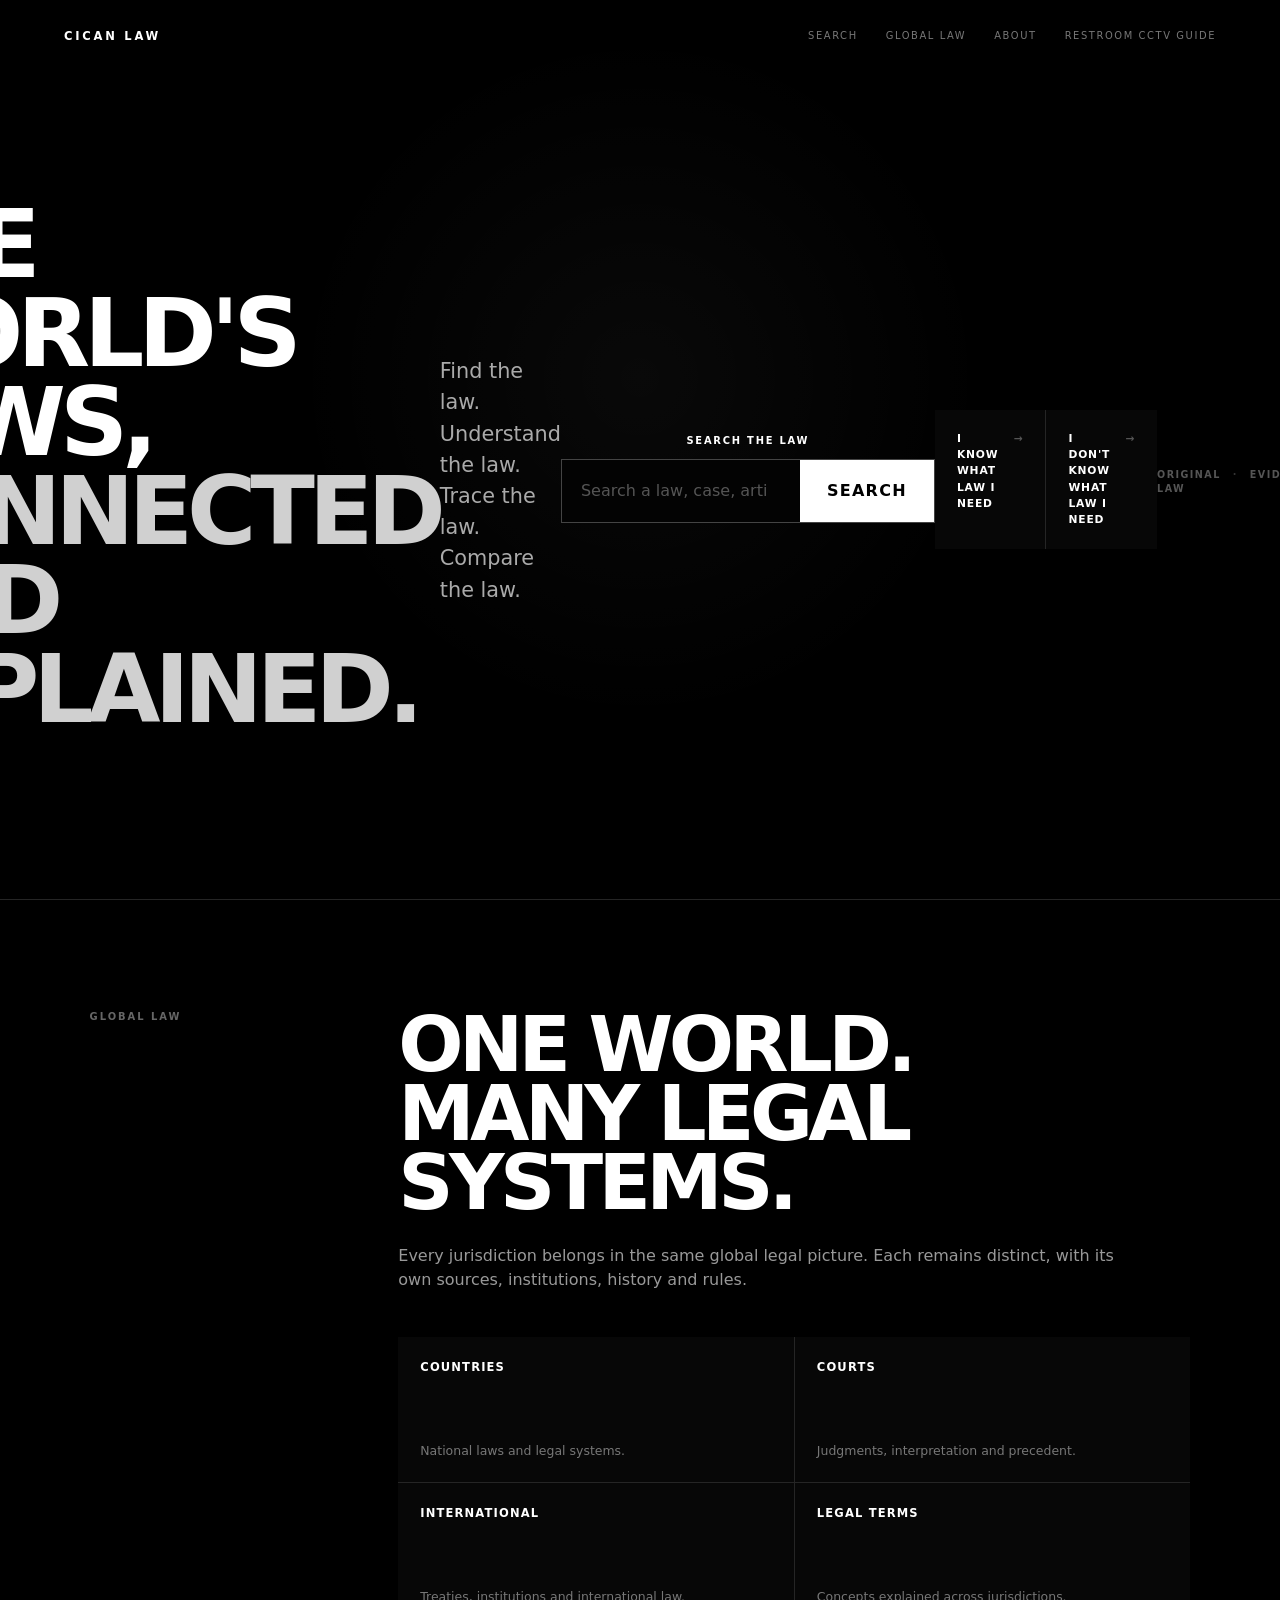
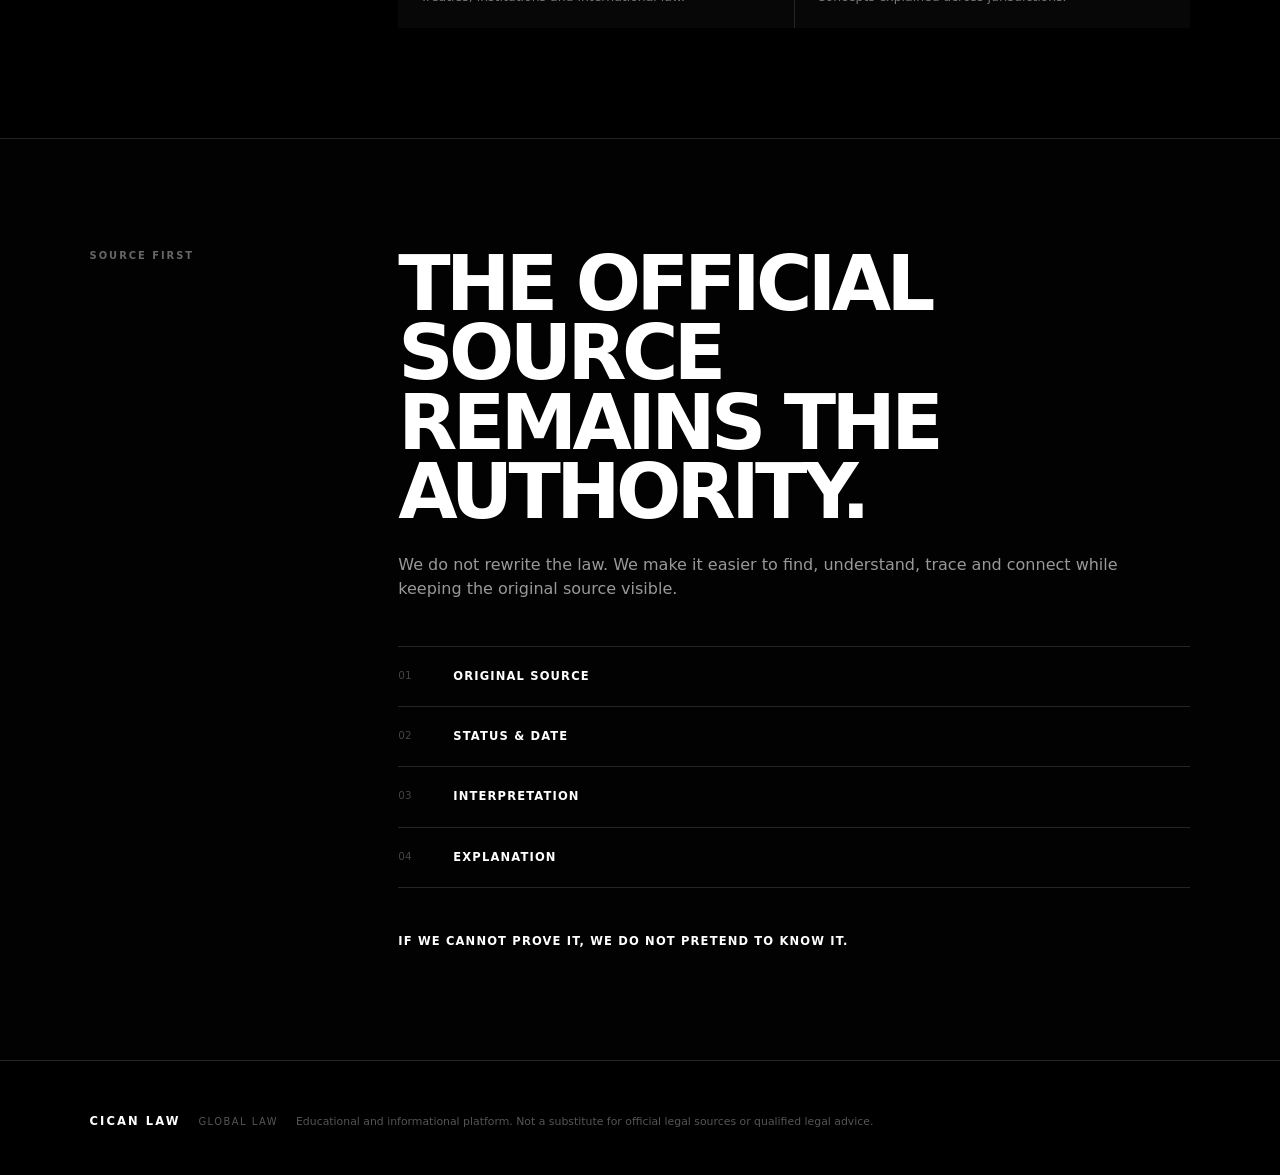
<file: index.html>
<!doctype html>
<html lang="en">
<head>
<meta charset="utf-8">
<meta name="viewport" content="width=device-width,initial-scale=1">
<title>CICAN LAW — GLOBAL LAW</title>
<meta name="description" content="CICAN LAW — GLOBAL LAW. The world's laws, connected and explained.">
<meta name="robots" content="index,follow">
<meta name="theme-color" content="#000000">
<link rel="canonical" href="https://cicangeorgealin.github.io/cican-law/">
<link rel="stylesheet" href="./website/styles.css">
</head>
<body>
<header class="topbar">
  <a class="wordmark" href="./" aria-label="CICAN LAW">CICAN LAW</a>
  <nav aria-label="Main navigation"><a href="#search">SEARCH</a><a href="#global-law">GLOBAL LAW</a><a href="#principles">ABOUT</a><a href="./restroom-cctv/">RESTROOM CCTV GUIDE</a></nav>
</header>

<main>
<section class="hero">
  <div class="hero-inner">
    <div class="identity" aria-label="CICAN LAW — GLOBAL LAW">
      <div class="cican">CICAN LAW</div>
      <div class="rule"></div>
      <div class="global">GLOBAL LAW</div>
    </div>
      <div class="rule"></div>
      <div class="global">GLOBAL LAW</div>
    </div>

    <h1>THE WORLD'S LAWS,<br><em>CONNECTED AND EXPLAINED.</em></h1>
    <p class="lead">Find the law. Understand the law. Trace the law. Compare the law.</p>

    <form id="search" class="search" role="search">
      <label for="q">SEARCH THE LAW</label>
      <div class="search-box">
        <input id="q" name="q" type="search" autocomplete="off" placeholder="Search a law, case, article or legal term">
        <button type="submit">SEARCH</button>
      </div>
      <p id="search-message" aria-live="polite"></p>
    </form>

    <div class="start">
      <a href="#search">I KNOW WHAT LAW I NEED <span>→</span></a>
      <a href="#global-law">I DON'T KNOW WHAT LAW I NEED <span>→</span></a>
    </div>

    <div class="principles-mini">
      <span>ORIGINAL LAW</span><i>·</i><span>EVIDENCE</span><i>·</i><span>EXPLANATION</span>
    </div>
  </div>
</section>

<section id="global-law" class="section">
  <div class="section-label">GLOBAL LAW</div>
  <div class="section-content">
    <h2>ONE WORLD.<br>MANY LEGAL SYSTEMS.</h2>
    <p>Every jurisdiction belongs in the same global legal picture. Each remains distinct, with its own sources, institutions, history and rules.</p>
    <div class="grid">
      <div><b>COUNTRIES</b><span>National laws and legal systems.</span></div>
      <div><b>COURTS</b><span>Judgments, interpretation and precedent.</span></div>
      <div><b>INTERNATIONAL</b><span>Treaties, institutions and international law.</span></div>
      <div><b>LEGAL TERMS</b><span>Concepts explained across jurisdictions.</span></div>
    </div>
  </div>
</section>

<section id="principles" class="section source">
  <div class="section-label">SOURCE FIRST</div>
  <div class="section-content">
    <h2>THE OFFICIAL SOURCE<br>REMAINS THE AUTHORITY.</h2>
    <p>We do not rewrite the law. We make it easier to find, understand, trace and connect while keeping the original source visible.</p>
    <div class="line-list">
      <div><span>01</span><b>ORIGINAL SOURCE</b></div>
      <div><span>02</span><b>STATUS &amp; DATE</b></div>
      <div><span>03</span><b>INTERPRETATION</b></div>
      <div><span>04</span><b>EXPLANATION</b></div>
    </div>
    <p class="truth">IF WE CANNOT PROVE IT, WE DO NOT PRETEND TO KNOW IT.</p>
  </div>
</section>
</main>

<footer><strong>CICAN LAW</strong><span>GLOBAL LAW</span><p>Educational and informational platform. Not a substitute for official legal sources or qualified legal advice.</p></footer>
<script src="./website/app.js"></script>
</body>
</html>
</file>
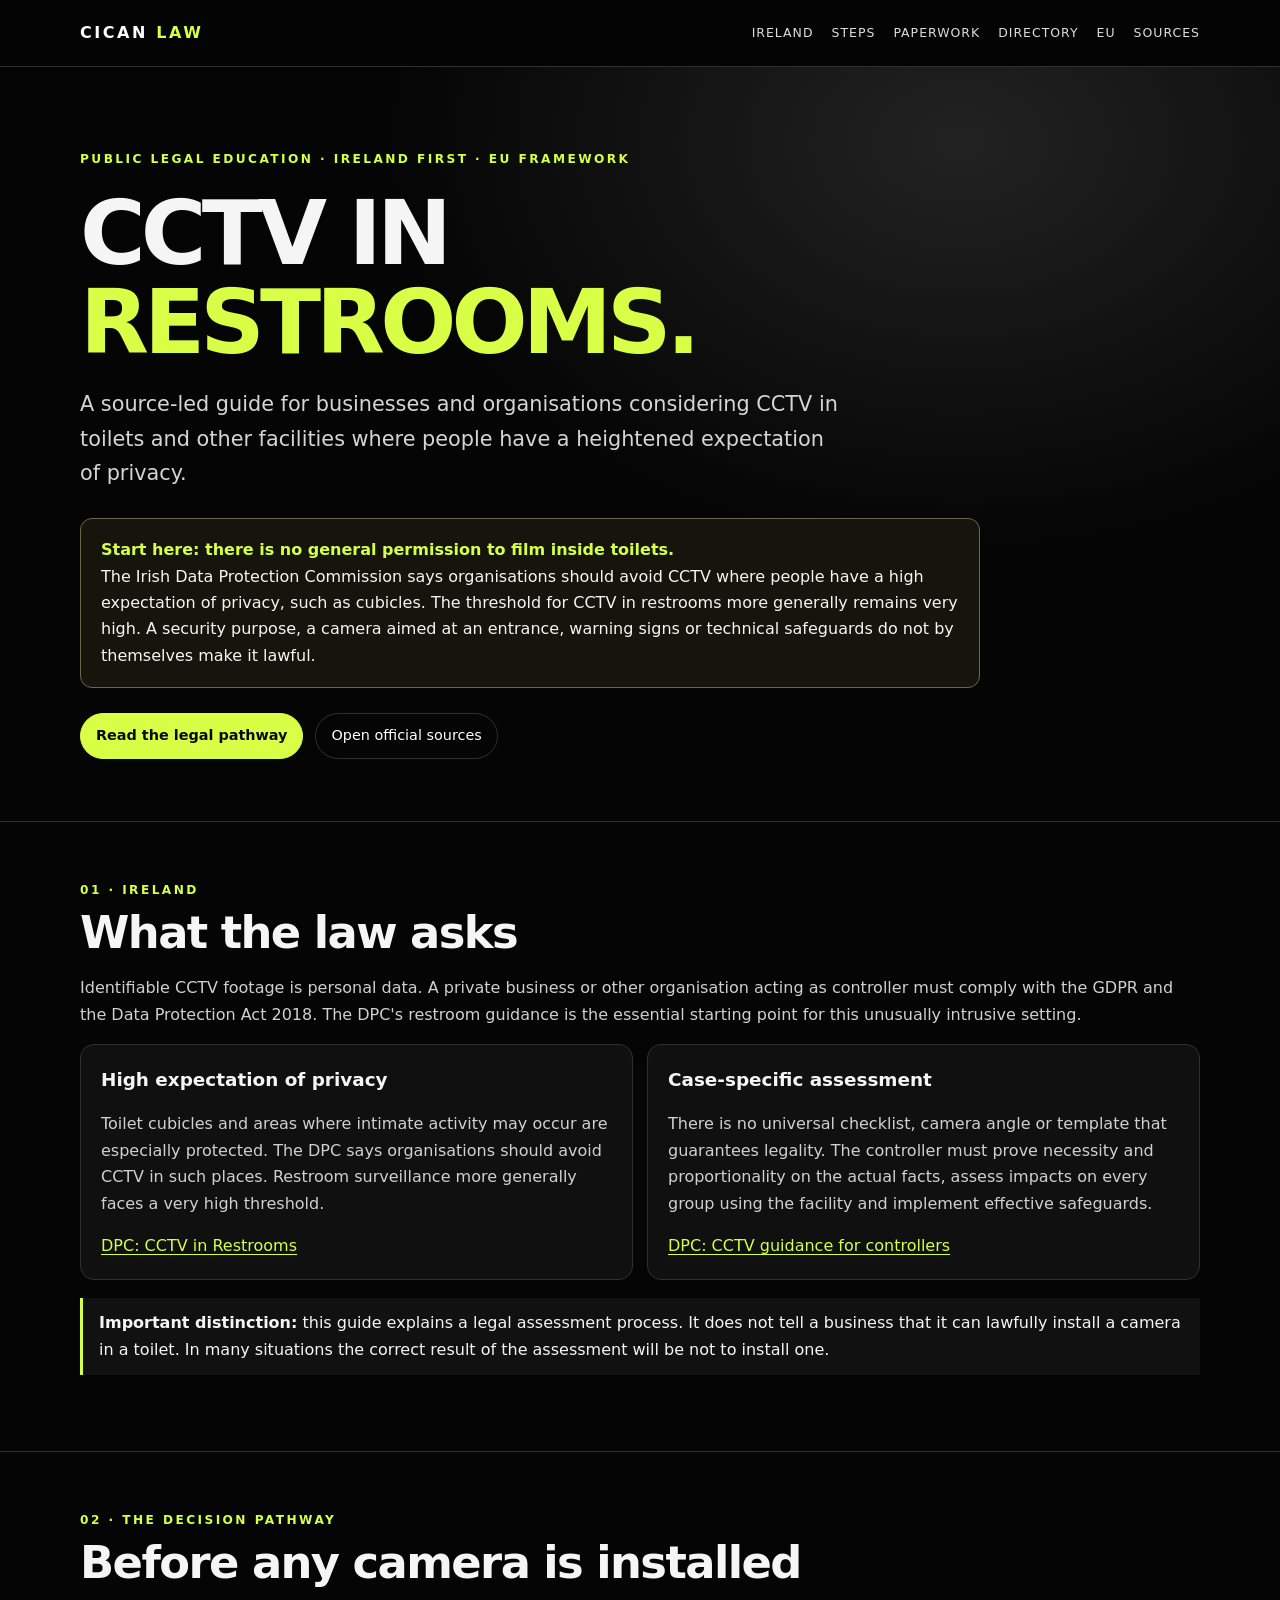
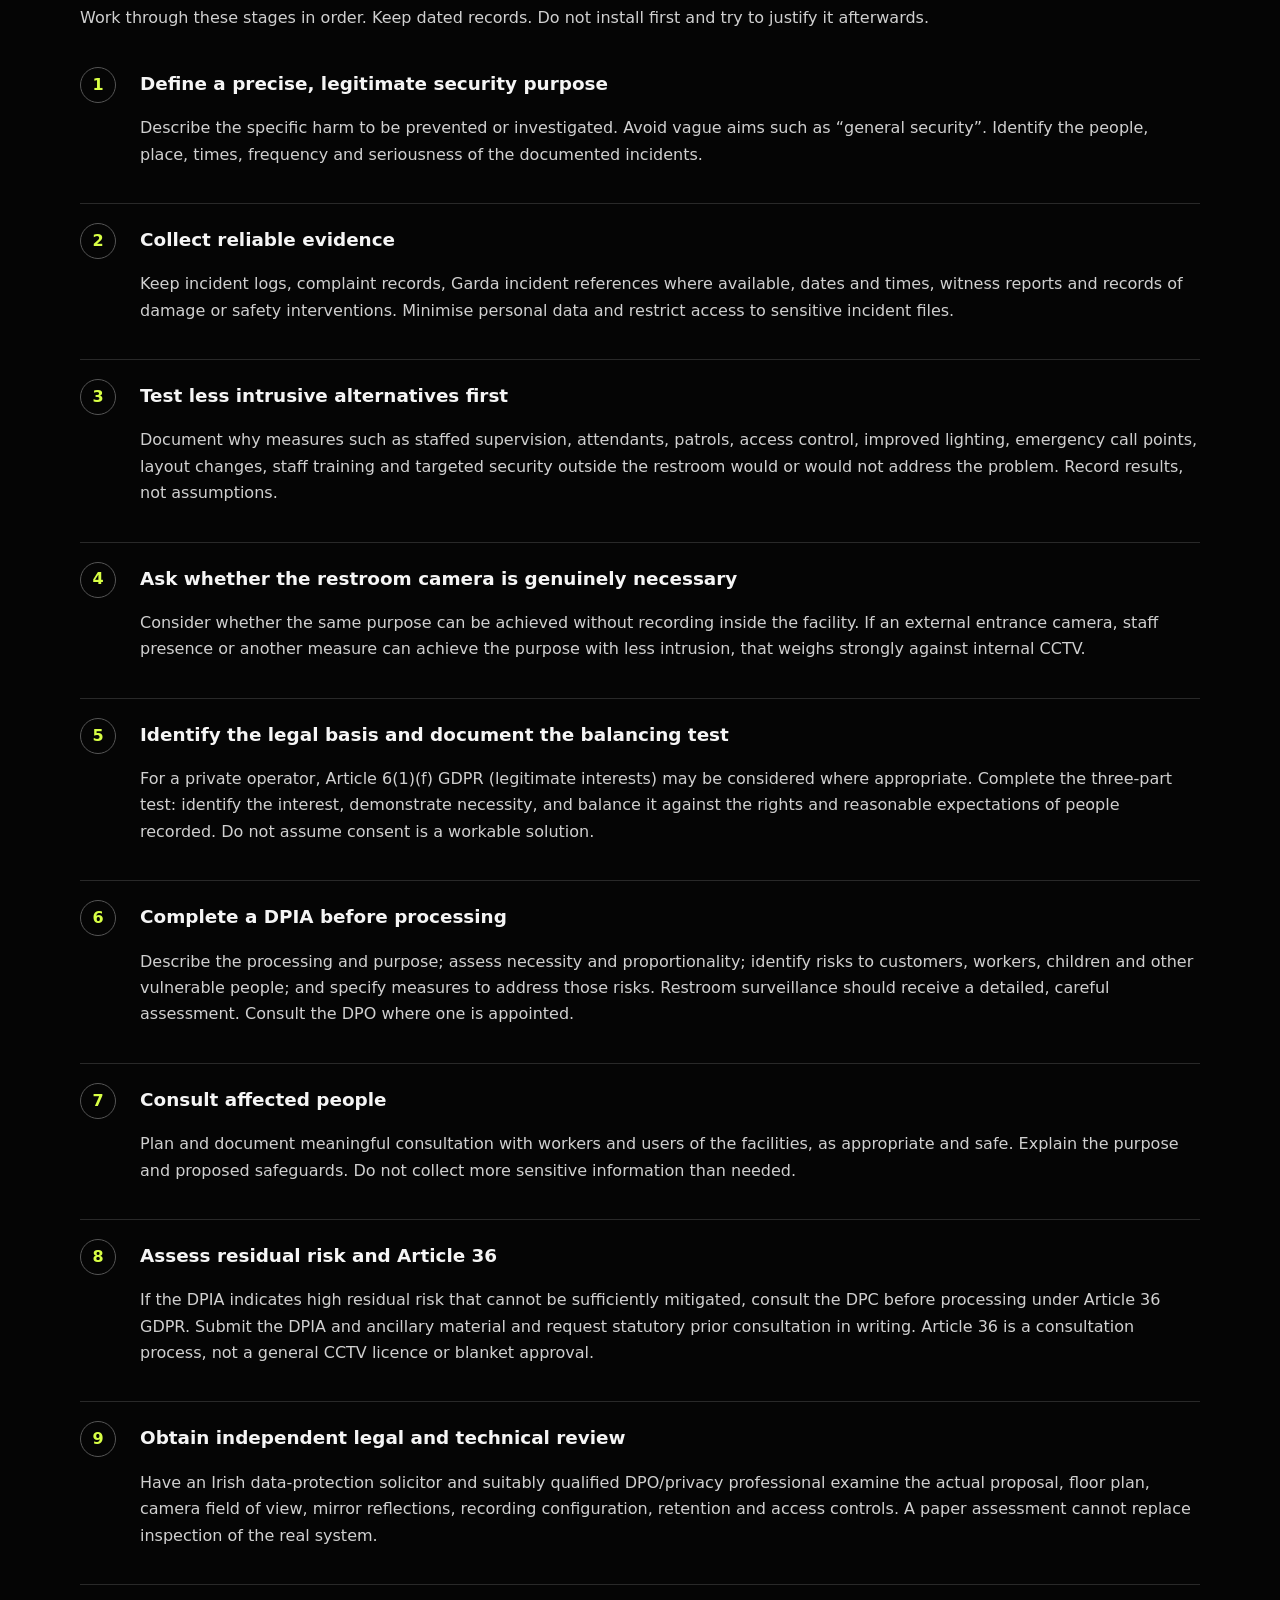
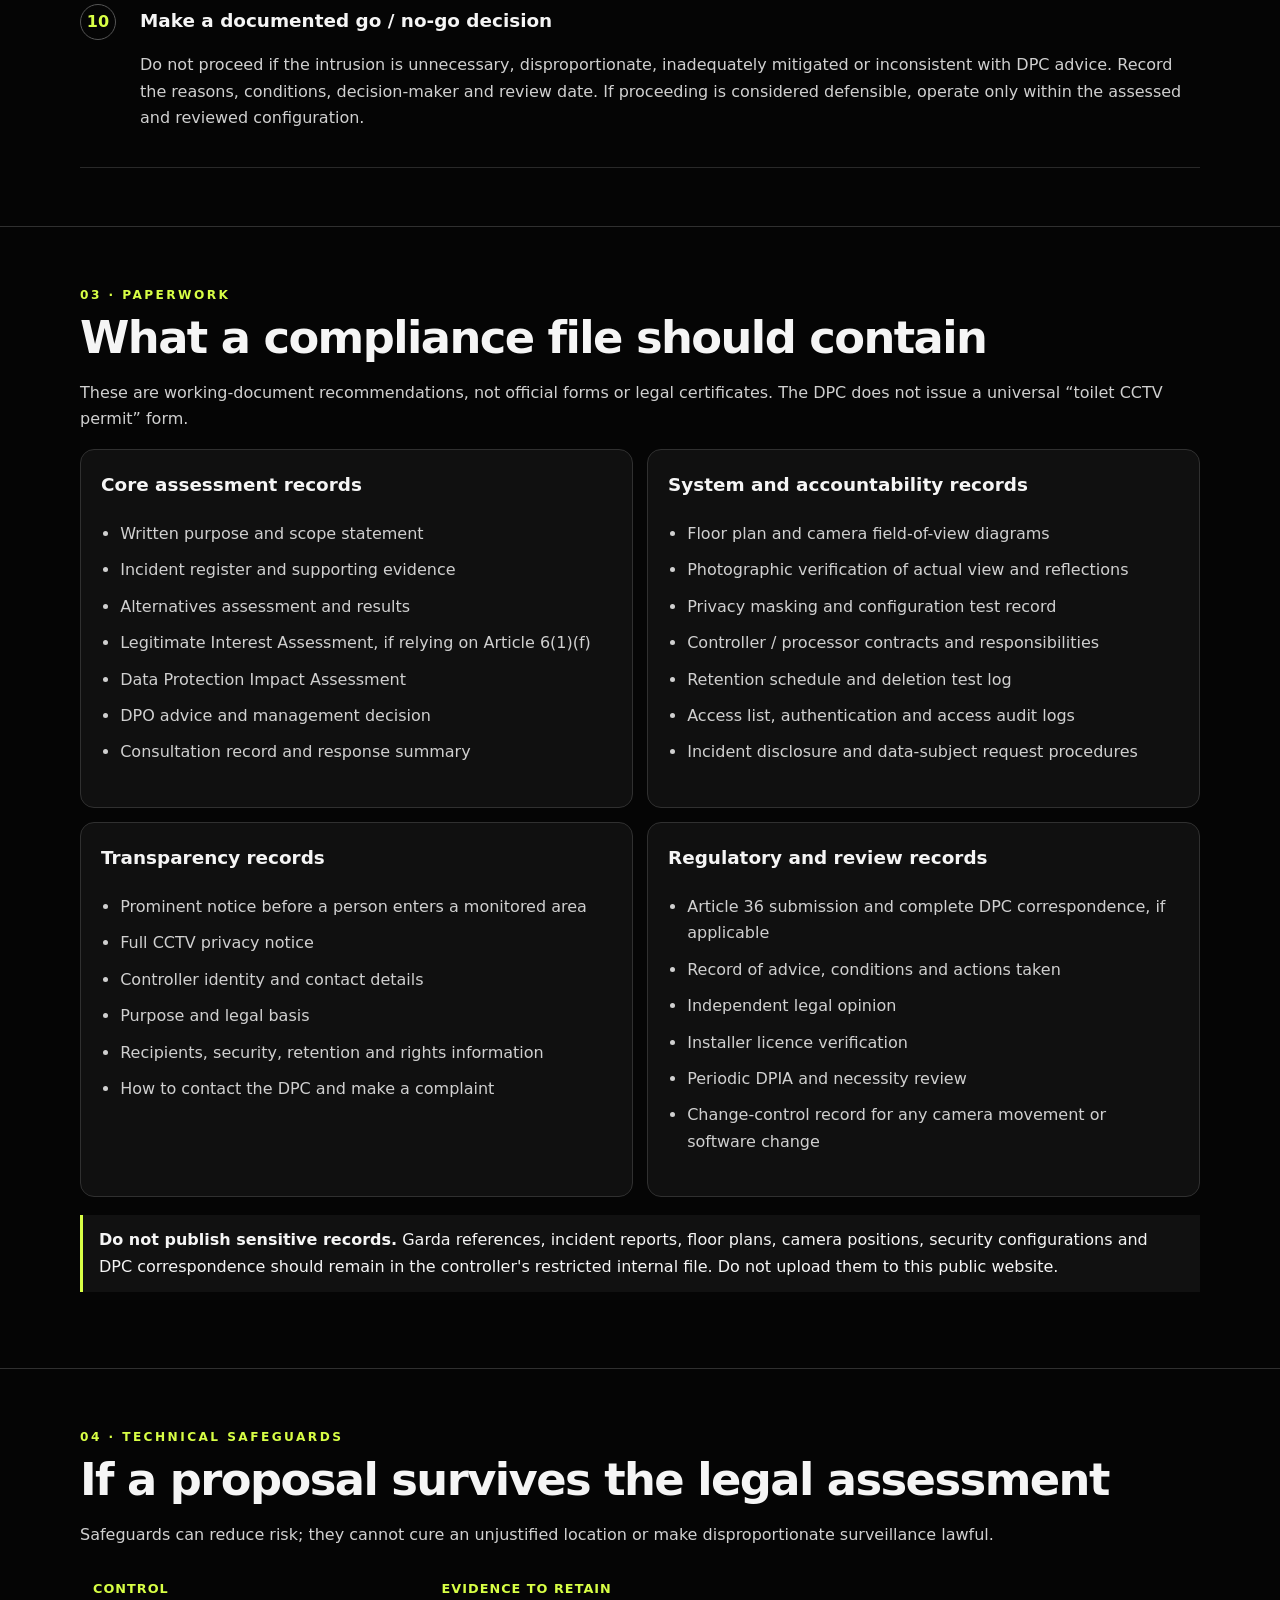
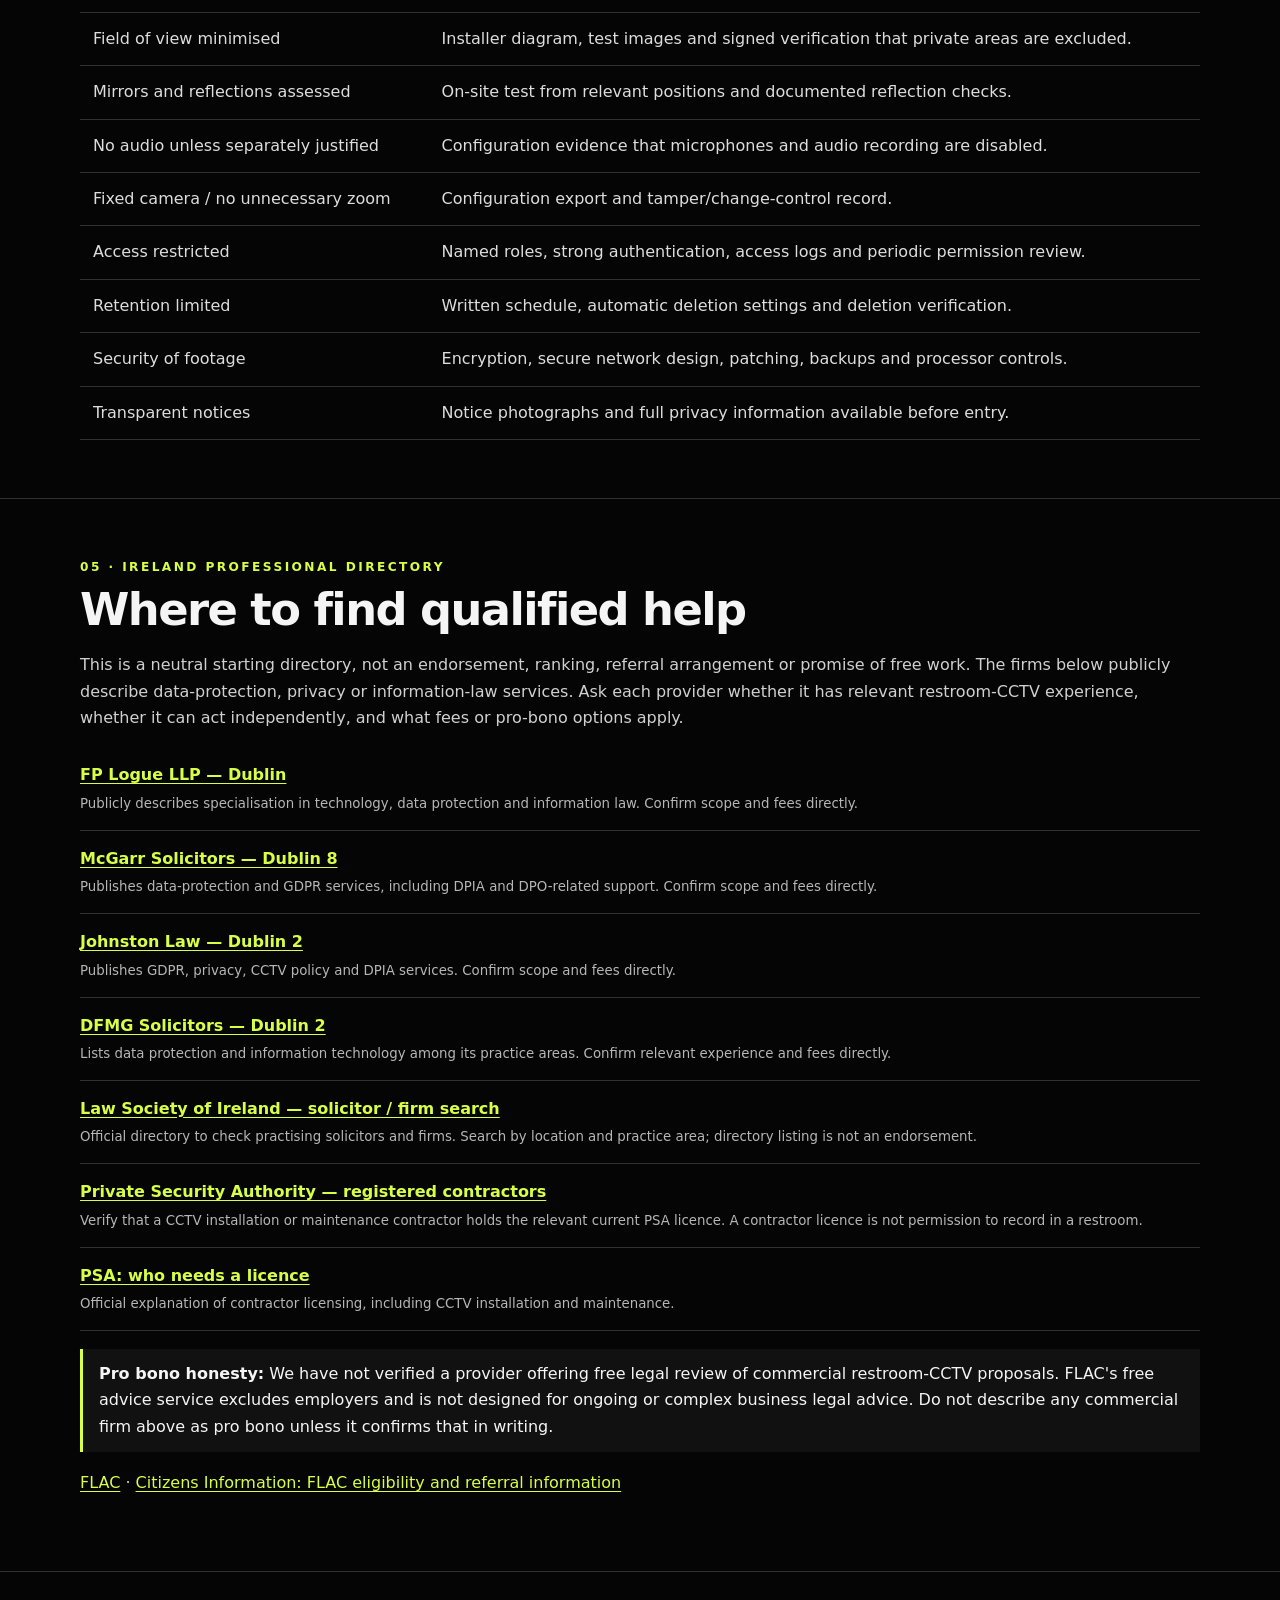
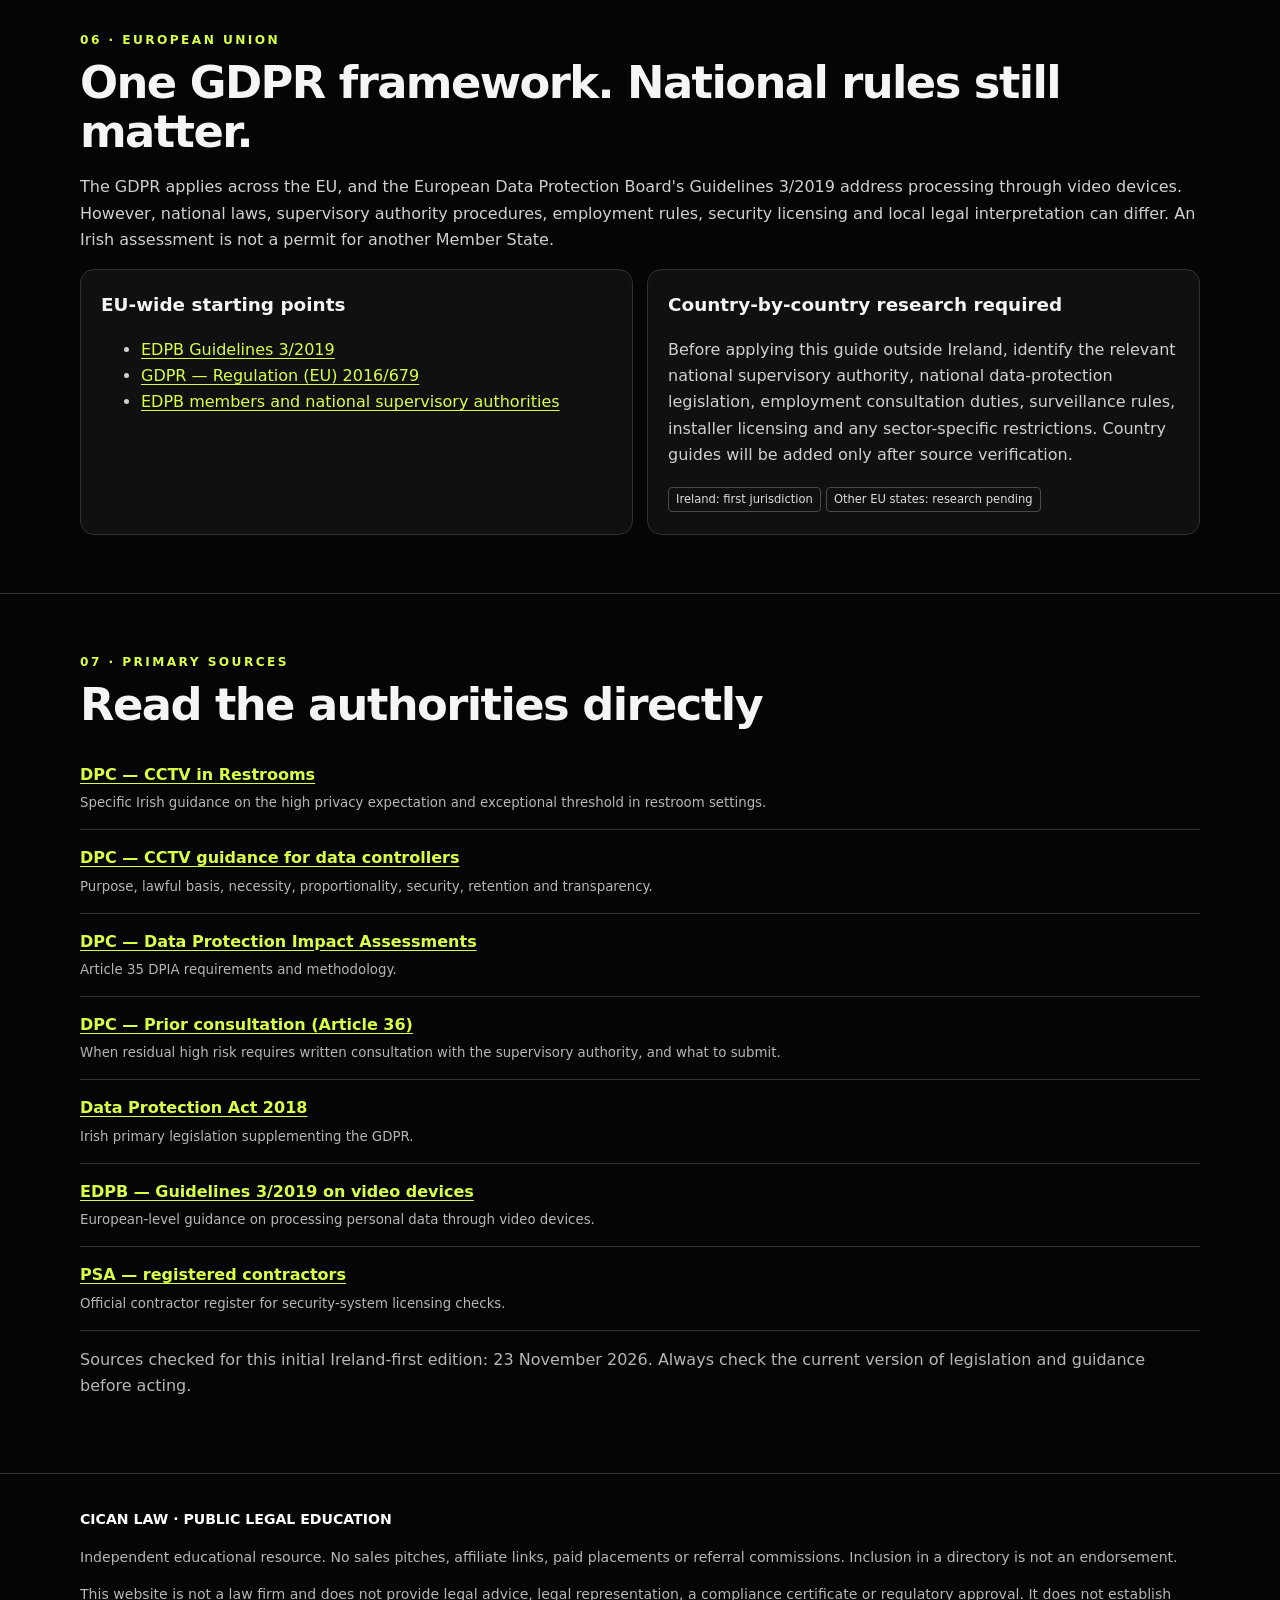
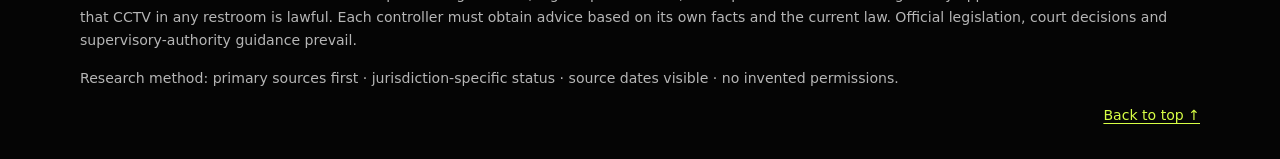
<file: restroom-cctv/index.html>
<!doctype html>
<html lang="en">
<head>
<meta charset="utf-8">
<meta name="viewport" content="width=device-width,initial-scale=1">
<meta name="description" content="Independent, source-led public guide to the exceptional legal and data-protection questions raised by CCTV in restroom facilities in Ireland, with an EU framework.">
<meta name="theme-color" content="#050505">
<title>CCTV in Restrooms — Ireland First | CICAN LAW</title>
<style>
:root{color-scheme:dark;--bg:#050505;--panel:#101010;--panel2:#151515;--line:#303030;--text:#f5f5f5;--muted:#b6b6b6;--accent:#d8ff45;--max:1120px}
*{box-sizing:border-box}html{scroll-behavior:smooth}body{margin:0;background:var(--bg);color:var(--text);font:16px/1.65 system-ui,-apple-system,Segoe UI,Roboto,Arial,sans-serif}a{color:var(--accent);text-underline-offset:3px}a:hover{color:#fff}button{font:inherit}.wrap{width:min(var(--max),calc(100% - 40px));margin:auto}.top{border-bottom:1px solid var(--line);position:sticky;top:0;background:#050505ed;backdrop-filter:blur(12px);z-index:5}.bar{min-height:66px;display:flex;align-items:center;justify-content:space-between;gap:18px}.brand{color:#fff;text-decoration:none;font-weight:850;letter-spacing:.16em}.brand span{color:var(--accent)}nav{display:flex;gap:18px;flex-wrap:wrap}nav a{font-size:.78rem;color:#ddd;text-decoration:none;letter-spacing:.08em}.hero{padding:82px 0 62px;border-bottom:1px solid var(--line);background:radial-gradient(ellipse at 75% 10%,#222 0,transparent 42%)}.eyebrow{color:var(--accent);font-size:.76rem;font-weight:800;letter-spacing:.2em;text-transform:uppercase}.hero h1{font-size:clamp(2.5rem,7vw,5.7rem);line-height:.99;letter-spacing:-.055em;max-width:900px;margin:20px 0}.hero h1 em{font-style:normal;color:var(--accent)}.lead{font-size:clamp(1.05rem,2vw,1.3rem);color:#d5d5d5;max-width:760px}.notice{border:1px solid #68684b;background:#15150e;padding:18px 20px;border-radius:12px;margin-top:28px;max-width:900px}.notice strong{color:var(--accent)}.actions{display:flex;gap:12px;flex-wrap:wrap;margin-top:25px}.pill{display:inline-block;padding:10px 15px;border:1px solid var(--line);border-radius:999px;text-decoration:none;color:#fff;font-size:.9rem}.pill.primary{background:var(--accent);color:#090909;border-color:var(--accent);font-weight:800}.section{padding:58px 0;border-bottom:1px solid var(--line)}.section h2{font-size:clamp(1.8rem,4vw,2.8rem);letter-spacing:-.035em;line-height:1.1;margin:8px 0 18px}.section h3{font-size:1.15rem;margin:0 0 8px}.section p,.section li{color:#d0d0d0}.muted{color:var(--muted)!important}.grid{display:grid;grid-template-columns:repeat(2,minmax(0,1fr));gap:14px}.card{background:var(--panel);border:1px solid var(--line);border-radius:14px;padding:20px}.card p:last-child{margin-bottom:0}.step{display:grid;grid-template-columns:46px 1fr;gap:14px;padding:19px 0;border-bottom:1px solid #292929}.num{width:36px;height:36px;border:1px solid #555;border-radius:50%;display:grid;place-items:center;color:var(--accent);font-weight:800}.step h3{margin:2px 0 5px}.tag{display:inline-block;border:1px solid #4a4a4a;border-radius:4px;padding:2px 7px;font-size:.72rem;color:#ddd;margin:2px 5px 2px 0}.tablewrap{overflow-x:auto}table{width:100%;border-collapse:collapse;min-width:640px}th,td{text-align:left;padding:13px;border-bottom:1px solid var(--line);vertical-align:top}th{color:var(--accent);font-size:.8rem;text-transform:uppercase;letter-spacing:.08em}td{color:#ddd}.resource{padding:15px 0;border-bottom:1px solid var(--line)}.resource:last-child{border:0}.resource strong{display:block;color:#fff}.resource small{display:block;color:var(--muted);margin-top:4px}.warning{border-left:3px solid var(--accent);padding:12px 16px;background:#111;margin:18px 0}.checklist{padding-left:1.2rem}.checklist li{padding:5px 0}.footer{padding:34px 0 55px;color:var(--muted);font-size:.88rem}.footer strong{color:#fff}.toplink{float:right}@media(max-width:720px){.wrap{width:min(100% - 28px,var(--max))}.bar{align-items:flex-start;padding:15px 0;flex-direction:column}.hero{padding:58px 0 45px}.grid{grid-template-columns:1fr}.section{padding:42px 0}.step{grid-template-columns:38px 1fr}.top{position:static}}
</style>
</head>
<body>
<header class="top">
 <div class="wrap bar">
  <a class="brand" href="../" aria-label="CICAN LAW home">CICAN <span>LAW</span></a>
  <nav aria-label="Page navigation">
   <a href="#ireland">IRELAND</a><a href="#steps">STEPS</a><a href="#paperwork">PAPERWORK</a><a href="#directory">DIRECTORY</a><a href="#eu">EU</a><a href="#sources">SOURCES</a>
  </nav>
 </div>
</header>
<main>
<section class="hero">
 <div class="wrap">
  <div class="eyebrow">Public legal education · Ireland first · EU framework</div>
  <h1>CCTV IN<br><em>RESTROOMS.</em></h1>
  <p class="lead">A source-led guide for businesses and organisations considering CCTV in toilets and other facilities where people have a heightened expectation of privacy.</p>
  <div class="notice"><strong>Start here: there is no general permission to film inside toilets.</strong><br>The Irish Data Protection Commission says organisations should avoid CCTV where people have a high expectation of privacy, such as cubicles. The threshold for CCTV in restrooms more generally remains very high. A security purpose, a camera aimed at an entrance, warning signs or technical safeguards do not by themselves make it lawful.</div>
  <div class="actions"><a class="pill primary" href="#steps">Read the legal pathway</a><a class="pill" href="#sources">Open official sources</a></div>
 </div>
</section>

<section class="section" id="ireland">
 <div class="wrap">
  <div class="eyebrow">01 · Ireland</div><h2>What the law asks</h2>
  <p>Identifiable CCTV footage is personal data. A private business or other organisation acting as controller must comply with the GDPR and the Data Protection Act 2018. The DPC's restroom guidance is the essential starting point for this unusually intrusive setting.</p>
  <div class="grid">
   <article class="card"><h3>High expectation of privacy</h3><p>Toilet cubicles and areas where intimate activity may occur are especially protected. The DPC says organisations should avoid CCTV in such places. Restroom surveillance more generally faces a very high threshold.</p><a href="https://dataprotection.ie/en/cctv-restrooms">DPC: CCTV in Restrooms</a></article>
   <article class="card"><h3>Case-specific assessment</h3><p>There is no universal checklist, camera angle or template that guarantees legality. The controller must prove necessity and proportionality on the actual facts, assess impacts on every group using the facility and implement effective safeguards.</p><a href="https://www.dataprotection.ie/en/dpc-guidance/guidance-use-cctv-data-controllers">DPC: CCTV guidance for controllers</a></article>
  </div>
  <div class="warning"><strong>Important distinction:</strong> this guide explains a legal assessment process. It does not tell a business that it can lawfully install a camera in a toilet. In many situations the correct result of the assessment will be not to install one.</div>
 </div>
</section>

<section class="section" id="steps">
 <div class="wrap">
  <div class="eyebrow">02 · The decision pathway</div><h2>Before any camera is installed</h2>
  <p>Work through these stages in order. Keep dated records. Do not install first and try to justify it afterwards.</p>
  <div class="step"><div class="num">1</div><div><h3>Define a precise, legitimate security purpose</h3><p>Describe the specific harm to be prevented or investigated. Avoid vague aims such as “general security”. Identify the people, place, times, frequency and seriousness of the documented incidents.</p></div></div>
  <div class="step"><div class="num">2</div><div><h3>Collect reliable evidence</h3><p>Keep incident logs, complaint records, Garda incident references where available, dates and times, witness reports and records of damage or safety interventions. Minimise personal data and restrict access to sensitive incident files.</p></div></div>
  <div class="step"><div class="num">3</div><div><h3>Test less intrusive alternatives first</h3><p>Document why measures such as staffed supervision, attendants, patrols, access control, improved lighting, emergency call points, layout changes, staff training and targeted security outside the restroom would or would not address the problem. Record results, not assumptions.</p></div></div>
  <div class="step"><div class="num">4</div><div><h3>Ask whether the restroom camera is genuinely necessary</h3><p>Consider whether the same purpose can be achieved without recording inside the facility. If an external entrance camera, staff presence or another measure can achieve the purpose with less intrusion, that weighs strongly against internal CCTV.</p></div></div>
  <div class="step"><div class="num">5</div><div><h3>Identify the legal basis and document the balancing test</h3><p>For a private operator, Article 6(1)(f) GDPR (legitimate interests) may be considered where appropriate. Complete the three-part test: identify the interest, demonstrate necessity, and balance it against the rights and reasonable expectations of people recorded. Do not assume consent is a workable solution.</p></div></div>
  <div class="step"><div class="num">6</div><div><h3>Complete a DPIA before processing</h3><p>Describe the processing and purpose; assess necessity and proportionality; identify risks to customers, workers, children and other vulnerable people; and specify measures to address those risks. Restroom surveillance should receive a detailed, careful assessment. Consult the DPO where one is appointed.</p></div></div>
  <div class="step"><div class="num">7</div><div><h3>Consult affected people</h3><p>Plan and document meaningful consultation with workers and users of the facilities, as appropriate and safe. Explain the purpose and proposed safeguards. Do not collect more sensitive information than needed.</p></div></div>
  <div class="step"><div class="num">8</div><div><h3>Assess residual risk and Article 36</h3><p>If the DPIA indicates high residual risk that cannot be sufficiently mitigated, consult the DPC before processing under Article 36 GDPR. Submit the DPIA and ancillary material and request statutory prior consultation in writing. Article 36 is a consultation process, not a general CCTV licence or blanket approval.</p></div></div>
  <div class="step"><div class="num">9</div><div><h3>Obtain independent legal and technical review</h3><p>Have an Irish data-protection solicitor and suitably qualified DPO/privacy professional examine the actual proposal, floor plan, camera field of view, mirror reflections, recording configuration, retention and access controls. A paper assessment cannot replace inspection of the real system.</p></div></div>
  <div class="step"><div class="num">10</div><div><h3>Make a documented go / no-go decision</h3><p>Do not proceed if the intrusion is unnecessary, disproportionate, inadequately mitigated or inconsistent with DPC advice. Record the reasons, conditions, decision-maker and review date. If proceeding is considered defensible, operate only within the assessed and reviewed configuration.</p></div></div>
 </div>
</section>

<section class="section" id="paperwork">
 <div class="wrap">
  <div class="eyebrow">03 · Paperwork</div><h2>What a compliance file should contain</h2>
  <p>These are working-document recommendations, not official forms or legal certificates. The DPC does not issue a universal “toilet CCTV permit” form.</p>
  <div class="grid">
   <article class="card"><h3>Core assessment records</h3><ul class="checklist"><li>Written purpose and scope statement</li><li>Incident register and supporting evidence</li><li>Alternatives assessment and results</li><li>Legitimate Interest Assessment, if relying on Article 6(1)(f)</li><li>Data Protection Impact Assessment</li><li>DPO advice and management decision</li><li>Consultation record and response summary</li></ul></article>
   <article class="card"><h3>System and accountability records</h3><ul class="checklist"><li>Floor plan and camera field-of-view diagrams</li><li>Photographic verification of actual view and reflections</li><li>Privacy masking and configuration test record</li><li>Controller / processor contracts and responsibilities</li><li>Retention schedule and deletion test log</li><li>Access list, authentication and access audit logs</li><li>Incident disclosure and data-subject request procedures</li></ul></article>
   <article class="card"><h3>Transparency records</h3><ul class="checklist"><li>Prominent notice before a person enters a monitored area</li><li>Full CCTV privacy notice</li><li>Controller identity and contact details</li><li>Purpose and legal basis</li><li>Recipients, security, retention and rights information</li><li>How to contact the DPC and make a complaint</li></ul></article>
   <article class="card"><h3>Regulatory and review records</h3><ul class="checklist"><li>Article 36 submission and complete DPC correspondence, if applicable</li><li>Record of advice, conditions and actions taken</li><li>Independent legal opinion</li><li>Installer licence verification</li><li>Periodic DPIA and necessity review</li><li>Change-control record for any camera movement or software change</li></ul></article>
  </div>
  <div class="warning"><strong>Do not publish sensitive records.</strong> Garda references, incident reports, floor plans, camera positions, security configurations and DPC correspondence should remain in the controller's restricted internal file. Do not upload them to this public website.</div>
 </div>
</section>

<section class="section" id="safeguards">
 <div class="wrap">
  <div class="eyebrow">04 · Technical safeguards</div><h2>If a proposal survives the legal assessment</h2>
  <p>Safeguards can reduce risk; they cannot cure an unjustified location or make disproportionate surveillance lawful.</p>
  <div class="tablewrap"><table><thead><tr><th>Control</th><th>Evidence to retain</th></tr></thead><tbody>
   <tr><td>Field of view minimised</td><td>Installer diagram, test images and signed verification that private areas are excluded.</td></tr>
   <tr><td>Mirrors and reflections assessed</td><td>On-site test from relevant positions and documented reflection checks.</td></tr>
   <tr><td>No audio unless separately justified</td><td>Configuration evidence that microphones and audio recording are disabled.</td></tr>
   <tr><td>Fixed camera / no unnecessary zoom</td><td>Configuration export and tamper/change-control record.</td></tr>
   <tr><td>Access restricted</td><td>Named roles, strong authentication, access logs and periodic permission review.</td></tr>
   <tr><td>Retention limited</td><td>Written schedule, automatic deletion settings and deletion verification.</td></tr>
   <tr><td>Security of footage</td><td>Encryption, secure network design, patching, backups and processor controls.</td></tr>
   <tr><td>Transparent notices</td><td>Notice photographs and full privacy information available before entry.</td></tr>
  </tbody></table></div>
 </div>
</section>

<section class="section" id="directory">
 <div class="wrap">
  <div class="eyebrow">05 · Ireland professional directory</div><h2>Where to find qualified help</h2>
  <p>This is a neutral starting directory, not an endorsement, ranking, referral arrangement or promise of free work. The firms below publicly describe data-protection, privacy or information-law services. Ask each provider whether it has relevant restroom-CCTV experience, whether it can act independently, and what fees or pro-bono options apply.</p>
  <div class="resource"><strong><a href="https://www.fplogue.com/">FP Logue LLP — Dublin</a></strong><small>Publicly describes specialisation in technology, data protection and information law. Confirm scope and fees directly.</small></div>
  <div class="resource"><strong><a href="https://mcgarrsolicitors.ie/corporate-legal-services/data-protection/">McGarr Solicitors — Dublin 8</a></strong><small>Publishes data-protection and GDPR services, including DPIA and DPO-related support. Confirm scope and fees directly.</small></div>
  <div class="resource"><strong><a href="https://www.johnstonlaw.ie/our-services/data-protection">Johnston Law — Dublin 2</a></strong><small>Publishes GDPR, privacy, CCTV policy and DPIA services. Confirm scope and fees directly.</small></div>
  <div class="resource"><strong><a href="https://dfmg.ie/">DFMG Solicitors — Dublin 2</a></strong><small>Lists data protection and information technology among its practice areas. Confirm relevant experience and fees directly.</small></div>
  <div class="resource"><strong><a href="https://www.lawsociety.ie/Solicitors-Search">Law Society of Ireland — solicitor / firm search</a></strong><small>Official directory to check practising solicitors and firms. Search by location and practice area; directory listing is not an endorsement.</small></div>
  <div class="resource"><strong><a href="https://www.psa-gov.ie/psa-registered-contractors/">Private Security Authority — registered contractors</a></strong><small>Verify that a CCTV installation or maintenance contractor holds the relevant current PSA licence. A contractor licence is not permission to record in a restroom.</small></div>
  <div class="resource"><strong><a href="https://www.psa-gov.ie/who-needs-a-licence-contractors/">PSA: who needs a licence</a></strong><small>Official explanation of contractor licensing, including CCTV installation and maintenance.</small></div>
  <div class="warning"><strong>Pro bono honesty:</strong> We have not verified a provider offering free legal review of commercial restroom-CCTV proposals. FLAC's free advice service excludes employers and is not designed for ongoing or complex business legal advice. Do not describe any commercial firm above as pro bono unless it confirms that in writing.</div>
  <p><a href="https://www.flac.ie/">FLAC</a> · <a href="https://www.citizensinformation.ie/en/justice/legal-aid-and-advice/free-legal-advice-centre/">Citizens Information: FLAC eligibility and referral information</a></p>
 </div>
</section>

<section class="section" id="eu">
 <div class="wrap">
  <div class="eyebrow">06 · European Union</div><h2>One GDPR framework. National rules still matter.</h2>
  <p>The GDPR applies across the EU, and the European Data Protection Board's Guidelines 3/2019 address processing through video devices. However, national laws, supervisory authority procedures, employment rules, security licensing and local legal interpretation can differ. An Irish assessment is not a permit for another Member State.</p>
  <div class="grid">
   <article class="card"><h3>EU-wide starting points</h3><ul><li><a href="https://www.edpb.europa.eu/our-work-tools/our-documents/guidelines/guidelines-32019-processing-personal-data-through-video-devices_en">EDPB Guidelines 3/2019</a></li><li><a href="https://eur-lex.europa.eu/eli/reg/2016/679/oj">GDPR — Regulation (EU) 2016/679</a></li><li><a href="https://www.edpb.europa.eu/about-edpb/about-edpb/members_en">EDPB members and national supervisory authorities</a></li></ul></article>
   <article class="card"><h3>Country-by-country research required</h3><p>Before applying this guide outside Ireland, identify the relevant national supervisory authority, national data-protection legislation, employment consultation duties, surveillance rules, installer licensing and any sector-specific restrictions. Country guides will be added only after source verification.</p><span class="tag">Ireland: first jurisdiction</span><span class="tag">Other EU states: research pending</span></article>
  </div>
 </div>
</section>

<section class="section" id="sources">
 <div class="wrap">
  <div class="eyebrow">07 · Primary sources</div><h2>Read the authorities directly</h2>
  <div class="resource"><strong><a href="https://dataprotection.ie/en/cctv-restrooms">DPC — CCTV in Restrooms</a></strong><small>Specific Irish guidance on the high privacy expectation and exceptional threshold in restroom settings.</small></div>
  <div class="resource"><strong><a href="https://www.dataprotection.ie/en/dpc-guidance/guidance-use-cctv-data-controllers">DPC — CCTV guidance for data controllers</a></strong><small>Purpose, lawful basis, necessity, proportionality, security, retention and transparency.</small></div>
  <div class="resource"><strong><a href="https://dataprotection.ie/en/organisations/know-your-obligations/data-protection-impact-assessments">DPC — Data Protection Impact Assessments</a></strong><small>Article 35 DPIA requirements and methodology.</small></div>
  <div class="resource"><strong><a href="https://dataprotection.ie/en/organisations/know-your-obligations/data-protection-impact-assessments/prior-consultation">DPC — Prior consultation (Article 36)</a></strong><small>When residual high risk requires written consultation with the supervisory authority, and what to submit.</small></div>
  <div class="resource"><strong><a href="https://www.irishstatutebook.ie/eli/2018/act/7/enacted/en/html">Data Protection Act 2018</a></strong><small>Irish primary legislation supplementing the GDPR.</small></div>
  <div class="resource"><strong><a href="https://www.edpb.europa.eu/documents/guideline/guidelines-32019-on-processing-of-personal-data-through-video-devices_en">EDPB — Guidelines 3/2019 on video devices</a></strong><small>European-level guidance on processing personal data through video devices.</small></div>
  <div class="resource"><strong><a href="https://www.psa-gov.ie/psa-registered-contractors/">PSA — registered contractors</a></strong><small>Official contractor register for security-system licensing checks.</small></div>
  <p class="muted">Sources checked for this initial Ireland-first edition: 23 November 2026. Always check the current version of legislation and guidance before acting.</p>
 </div>
</section>
</main>
<footer class="footer"><div class="wrap">
 <strong>CICAN LAW · PUBLIC LEGAL EDUCATION</strong>
 <p>Independent educational resource. No sales pitches, affiliate links, paid placements or referral commissions. Inclusion in a directory is not an endorsement.</p>
 <p>This website is not a law firm and does not provide legal advice, legal representation, a compliance certificate or regulatory approval. It does not establish that CCTV in any restroom is lawful. Each controller must obtain advice based on its own facts and the current law. Official legislation, court decisions and supervisory-authority guidance prevail.</p>
 <p>Research method: primary sources first · jurisdiction-specific status · source dates visible · no invented permissions.</p>
 <a class="toplink" href="#top">Back to top ↑</a>
</div></footer>
</body>
</html>
</file>
<file: website/styles.css>
:root{color-scheme:dark;--white:#fff;--gray:#9a9a9a;--dim:#555;--line:#252525;--panel:#070707}
*{box-sizing:border-box}html{scroll-behavior:smooth}body{margin:0;background:#000;color:#fff;font-family:Inter,ui-sans-serif,system-ui,-apple-system,"Segoe UI",sans-serif;line-height:1.5}a{color:inherit;text-decoration:none}button,input{font:inherit}
:focus-visible{outline:2px solid #fff;outline-offset:4px}
.topbar{position:absolute;top:0;left:0;right:0;padding:28px 5vw;display:flex;justify-content:space-between;align-items:center;z-index:5}.wordmark{font-size:.72rem;font-weight:900;letter-spacing:.24em}.topbar nav{display:flex;gap:28px}.topbar nav a{font-size:.62rem;letter-spacing:.16em;color:#777}.topbar nav a:hover{color:#fff}
.hero{min-height:100svh;border-bottom:1px solid var(--line);display:flex;align-items:center;justify-content:center;padding:110px 5vw 75px;background:radial-gradient(circle at 50% 42%,rgba(255,255,255,.035),transparent 42%),#000}.hero-inner{width:min(1080px,100%);max-width:100%;text-align:center;overflow:hidden}.identity{display:inline-flex;flex-direction:column;align-items:center;margin-bottom:38px}.cican{font-size:clamp(1.15rem,2vw,1.45rem);font-weight:900;letter-spacing:.28em}.rule{width:100%;height:1px;background:#444;margin:12px 0}.global{font-size:.65rem;color:#777;font-weight:800;letter-spacing:.35em}
h1{margin:0;font-size:clamp(3rem,7.4vw,7rem);line-height:.94;letter-spacing:-.065em;font-weight:850}h1 em{font-style:normal;color:#d0d0d0}.lead{margin:28px auto 0;color:#aaa;font-size:clamp(1rem,2vw,1.3rem)}
.search{width:min(820px,100%);margin:48px auto 0;text-align:left}.search label{display:block;text-align:center;font-size:.62rem;font-weight:900;letter-spacing:.18em;margin-bottom:10px}.search-box{display:flex;border:1px solid #444;background:#030303}.search-box:focus-within{border-color:#fff}.search-box input{flex:1;min-width:0;padding:19px;border:0;background:transparent;color:#fff;outline:0}.search-box input::placeholder{color:#555}.search-box button{border:0;background:#fff;color:#000;padding:0 27px;font-weight:900;letter-spacing:.08em;cursor:pointer}.search-box button:hover{background:#ddd}#search-message{text-align:center;min-height:1.3em;color:#aaa;font-size:.75rem;margin:9px 0 0}
.start{display:grid;grid-template-columns:1fr 1fr;gap:1px;margin:25px auto 0;width:min(820px,100%);background:var(--line)}.start a{background:var(--panel);padding:21px 22px;text-align:left;font-size:.67rem;font-weight:900;letter-spacing:.08em;display:flex;justify-content:space-between;gap:15px}.start a span{color:#555}.start a:hover{background:#0d0d0d}.principles-mini{display:flex;justify-content:center;gap:12px;margin-top:30px;color:#555;font-size:.6rem;font-weight:900;letter-spacing:.15em}.principles-mini i{font-style:normal;color:#333}
.section{border-bottom:1px solid var(--line);padding:110px 7vw;display:grid;grid-template-columns:minmax(120px,.65fr) minmax(0,2.35fr);gap:7vw}.section-label{font-size:.62rem;color:#666;font-weight:900;letter-spacing:.2em}.section-content{max-width:1000px}.section h2{margin:0;font-size:clamp(2.8rem,6vw,6rem);line-height:.9;letter-spacing:-.06em}.section-content>p{max-width:720px;color:#999;font-size:1rem;margin:27px 0 0}.grid{display:grid;grid-template-columns:repeat(2,1fr);gap:1px;background:var(--line);margin-top:45px}.grid div{min-height:145px;padding:22px;background:var(--panel);display:flex;flex-direction:column;justify-content:space-between}.grid b{font-size:.72rem;letter-spacing:.1em}.grid span{color:#777;font-size:.78rem}
.source{background:#020202}.line-list{margin-top:45px;border-top:1px solid var(--line)}.line-list div{display:grid;grid-template-columns:55px 1fr;padding:21px 0;border-bottom:1px solid var(--line)}.line-list span{color:#444;font-size:.65rem}.line-list b{font-size:.72rem;letter-spacing:.1em}.truth{color:#fff!important;font-weight:850;letter-spacing:.1em;font-size:.72rem!important;margin-top:45px!important}
footer{padding:45px 7vw;color:#555;display:flex;align-items:baseline;gap:18px;flex-wrap:wrap}footer strong{color:#fff;font-size:.72rem;letter-spacing:.18em}footer span{font-size:.62rem;letter-spacing:.15em}footer p{width:100%;max-width:720px;margin:8px 0 0;font-size:.68rem}
@media(max-width:700px){
.topbar{padding:18px 20px}.topbar nav{display:none!important}.hero{min-height:100svh;padding:92px 20px 48px}.hero-inner{width:100%;max-width:100%;overflow:hidden}
.identity{margin-bottom:30px}.cican{font-size:.92rem;letter-spacing:.18em}.global{font-size:.58rem;letter-spacing:.25em}.rule{margin:9px 0}
h1{font-size:clamp(2.35rem,7vw,3.2rem);line-height:.92;letter-spacing:-.045em;max-width:100%;overflow-wrap:normal;word-break:normal}.lead{font-size:.9rem;line-height:1.45;margin-top:22px}
.search{margin-top:32px}.search-box{display:flex}.search-box input{width:auto;min-width:0;min-height:54px;padding:16px}.search-box button{min-height:54px;padding:0 18px;font-size:.68rem}
.start{grid-template-columns:1fr;width:100%;margin-top:18px}.start a{padding:18px;font-size:.62rem}.principles-mini{margin-top:22px;line-height:1.6;flex-wrap:wrap;font-size:.54rem}
.section{display:block;padding:68px 20px}.section-label{margin-bottom:24px}.section h2{font-size:clamp(2.3rem,12vw,4.4rem)}.section-content>p{font-size:.92rem;overflow-wrap:anywhere}.grid{grid-template-columns:1fr;margin-top:32px}.grid div{min-height:115px;padding:18px}.line-list{margin-top:32px}
footer{padding:32px 20px}
}
@media(max-width:390px){
.hero{padding-left:16px;padding-right:16px}.search-box{display:block}.search-box input{width:100%;min-height:54px}.search-box button{width:100%;min-height:50px}.cican{font-size:.82rem}
}
@media(prefers-reduced-motion:reduce){html{scroll-behavior:auto}}
</file>
